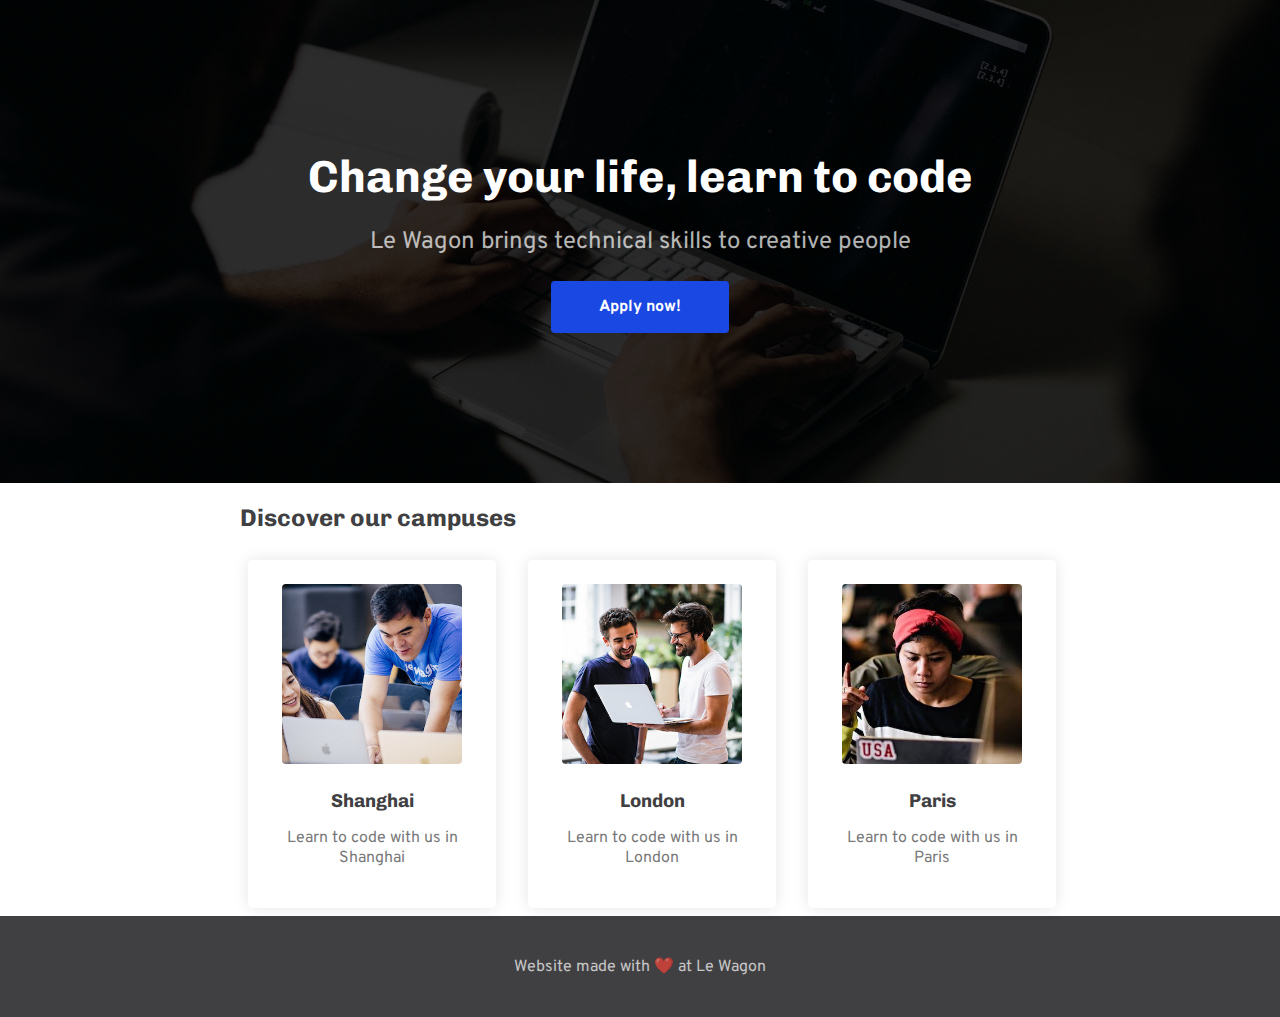
<file: index.html>
<!DOCTYPE html>
<html lang="en">

<head>
	<meta charset="UTF-8">
	<title>Le Wagon - Web Development Sprint</title>

	<!-- Change these Google fonts with your own choice -->
	<link rel="preconnect" href="https://fonts.gstatic.com">
	<link href="https://fonts.googleapis.com/css?family=Chivo:700|Overpass:400,700&display=swap" rel="stylesheet">

	<!-- Link with the css file -->
	<link href="style.css" rel="stylesheet">
</head>

<body>
	<!-- Banner section -->
	<div class="banner">
		<h1>Change your life, learn to code</h1>
		<p>Le Wagon brings technical skills to creative people</p>
		<a href="http://lewagon.com" target="_blank" class="button-blue">Apply now!</a> <!-- target gives the info where to open the link, _blank = in a new page-->
	</div>

	<!-- Cards section -->
	<div class="container">
		<div>
			<h2>Discover our campuses</h2>
		</div>

		<div class="cards">
			<div class="card-white"> <!-- Block of elements-->
				<img src="images/shanghai.jpg" alt="Shanghai">
				<h3>Shanghai</h3>
				<p>Learn to code with us in Shanghai</p>
			</div>

			<div class="card-white">
				<img src="images/london.jpg" alt="London">
				<h3>London</h3>
				<p>Learn to code with us in London</p>
			</div>

			<div class="card-white">
				<img src="images/paris.jpg" alt="Paris">
				<h3>Paris</h3>
				<p>Learn to code with us in Paris</p>
			</div>
		</div>
	</div>

	<!-- Footer section -->
	<div class="footer">
		<p>Website made with ❤️ at Le Wagon</p>
	</div>

</body>

</html>
</file>
<file: style.css>
/* Write some CSS below */
/* Tests:;
h1 {
	color:red;
	font-size:40px;
	letter-spacing: 5px;
	font-weight: bold;
}

div {
	margin: 30px;  margin = outsire of the box 
	padding: 10px 20px; /* padding = inside of the box 
}
*/

body {
	font-family: Overpass;
	margin: 0;
}

h1, h2, h3 {
	color: #404042;
	font-family: Chivo, sans-serif;
}

a {
	color: #1A48E3;
	font-weight: bold;
	text-decoration: none;
	transition: .3s;
}

a:hover {
	color: #CE2FAE;
}

p {
	color: #404042;
	opacity: .7;
}

.banner {
  background-image: linear-gradient(rgba(0,0,0,0.6), rgba(0,0,0,0.6)), url('images/background.jpg');
  background-size: cover;
  background-position: center;
  padding: 150px 0;
  text-align: center;
}

.banner h1 {
	color: white;
	font-size: 45px;
	margin: 0;
}

.banner p {
	color: white;
	font-size: 24px;
}

.button-blue {
	background-color: #1A48E3;
	color: white;
	padding: 16px 48px; /* 10px up down and 20px left/right */
	border-radius: 4px;
	display: inline-block;
	text-decoration: none;
	transition: .3s;
}

.button-blue:hover {
	background-color: #0D1EC6;
	color: white;
}

.container {
	width: 800px;
	margin: auto;
}

.cards{
	display: grid;
	grid-template-columns: 1fr 1fr 1fr;
	grid-gap: 16px;
}

.card-white {
	background-color: white;
	box-shadow: 0 0 16px rgba(0,0,0,0.1);
	border-radius: 4px;
	width: 200px;
	text-align: center;
	padding: 24px;
	margin: 8px;
}

.card-white img {
	width: 180px;
	height: 180px;
	object-fit: cover;
	border-radius: 4px;
}

.card-white h3 {
	margin-bottom: 0;
}

.footer {
	background-color: #404042;
	text-align: center;
	padding: 24px 0px;
}

.footer p {
	color: white;
}

/* Cards media queries */
@media (max-width: 800px) {
  .cards {
    grid-template-columns: 1fr;
  }
  
  .card-white {
    width: auto;
  }
}
  
/* Container media queries */
@media (min-width: 500px) {
  .container {
    width: 400px;
  }
}


@media (min-width: 800px) {
  .container {
    width: 600px;
  }
}

@media (min-width: 1000px) {
  .container {
    width: 800px;
  }
}
</file>
